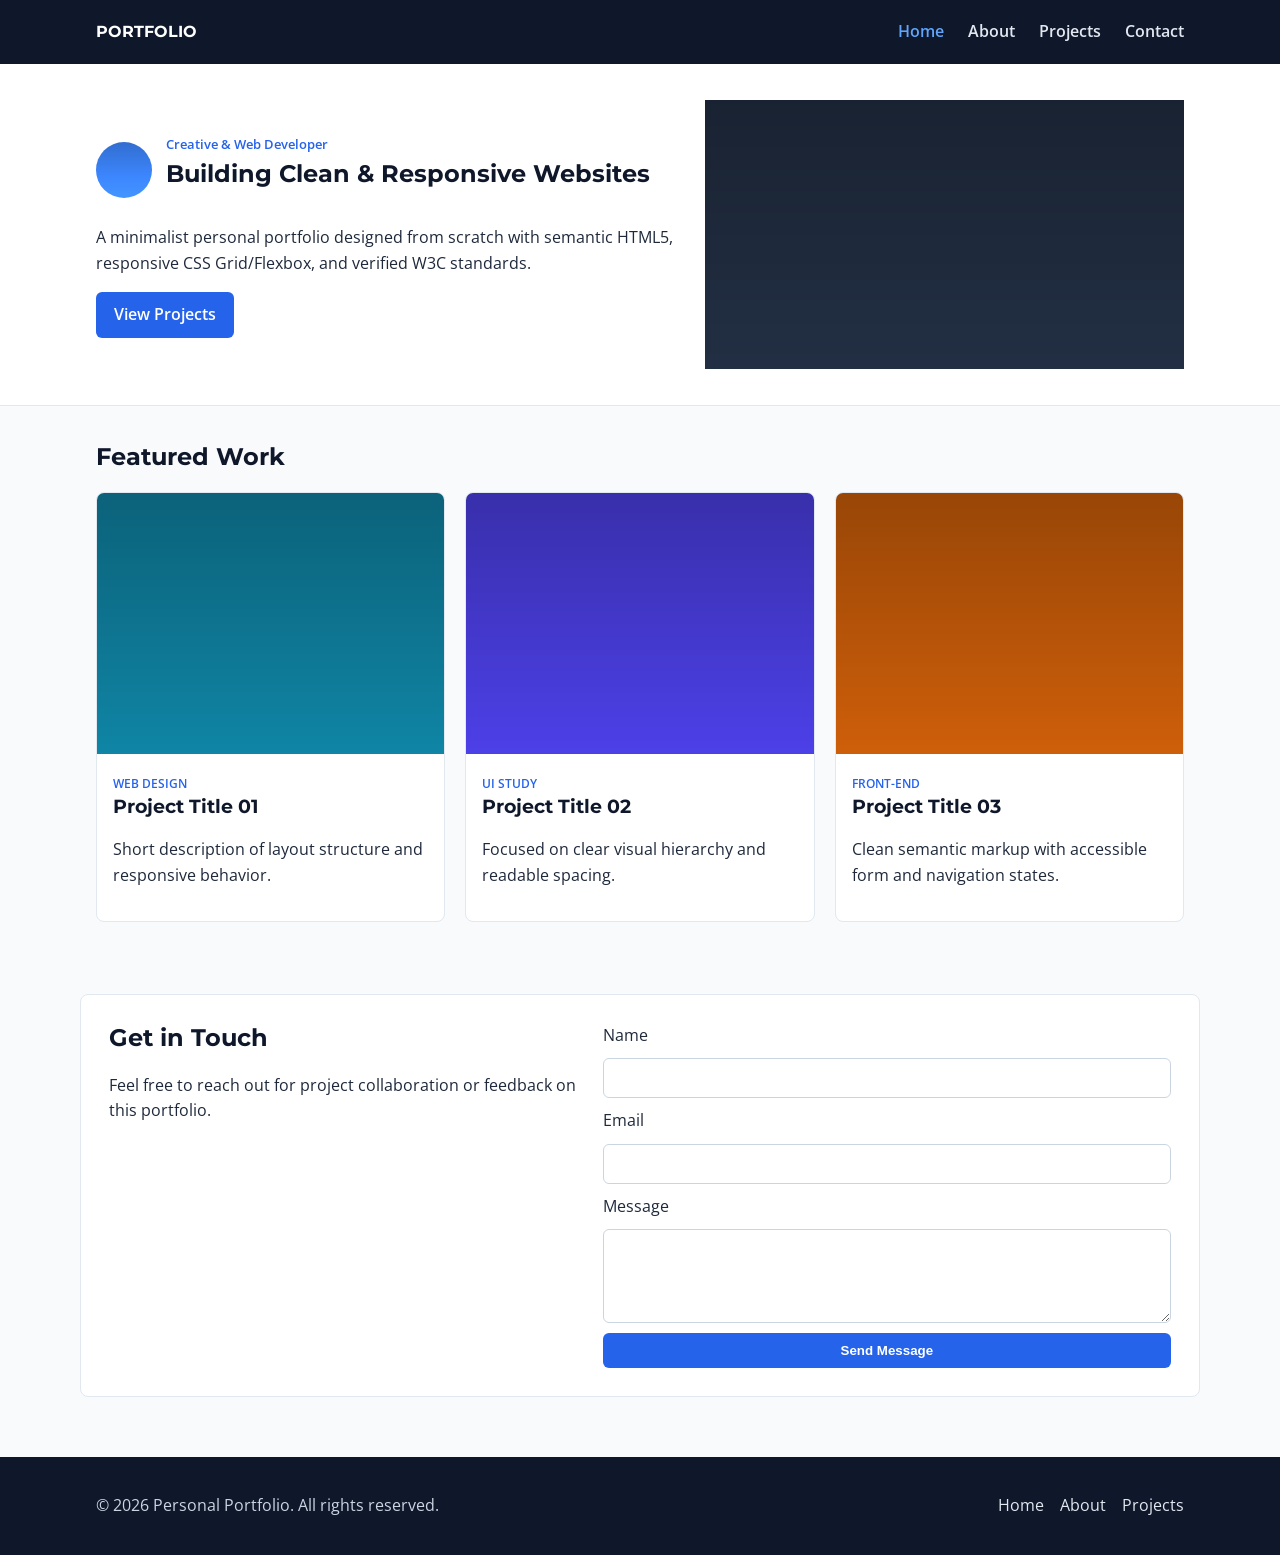
<file: index.html>
<!DOCTYPE html>
<html lang="en">
<head>
  <meta charset="UTF-8">
  <meta name="viewport" content="width=device-width, initial-scale=1.0">
  <meta name="description" content="Personal portfolio website built from scratch with HTML5 and CSS3.">
  <title>Portfolio | Home</title>
  <!-- Extra 1: Google Fonts -->
  <link rel="preconnect" href="https://fonts.googleapis.com">
  <link rel="preconnect" href="https://fonts.gstatic.com" crossorigin>
  <link href="https://fonts.googleapis.com/css2?family=Montserrat:wght@600;700&family=Open+Sans:wght@400;600&display=swap" rel="stylesheet">

  <link rel="stylesheet" href="css/style.css">
  <link rel="stylesheet" href="css/responsive.css">
</head>
<body>
  <header class="topbar">
    <div class="wrapper topbar-inner">
      <a href="index.html" class="brand">PORTFOLIO</a>

      <!-- Menu toggle thuần CSS (không cần JS) -->
      <input type="checkbox" id="menu-btn" class="menu-checkbox">
      <label for="menu-btn" class="menu-icon" aria-label="Toggle Menu">&#9776;</label>

      <nav class="main-nav" aria-label="Main Navigation">
        <ul class="nav-list">
          <li><a href="index.html" class="active">Home</a></li>
          <li><a href="about.html">About</a></li>
          <li><a href="gallery.html">Projects</a></li>
          <li><a href="#contact">Contact</a></li>
        </ul>
      </nav>
    </div>
  </header>

  <main>
    <!-- Hero Section -->
    <section class="hero">
      <div class="wrapper hero-layout">
        <div class="hero-text">
          <div class="profile-row">
            <img src="images/avatar.jpg" alt="Profile avatar" class="avatar">
            <div>
              <span class="badge">Creative &amp; Web Developer</span>
              <h1>Building Clean &amp; Responsive Websites</h1>
            </div>
          </div>
          <p>
            A minimalist personal portfolio designed from scratch with semantic HTML5,
            responsive CSS Grid/Flexbox, and verified W3C standards.
          </p>
          <a href="gallery.html" class="btn">View Projects</a>
        </div>

        <div class="hero-media">
          <img src="images/hero.jpg" alt="Portfolio showcase banner">
        </div>
      </div>
    </section>

    <!-- Featured Work (1 cột trên mobile -> 3 cột trên desktop) -->
    <section class="section">
      <div class="wrapper">
        <h2>Featured Work</h2>
        <div class="card-grid">
          <article class="card">
            <img src="images/work1.jpg" alt="Project 1 preview">
            <div class="card-body">
              <span class="tag">Web Design</span>
              <h3>Project Title 01</h3>
              <p>Short description of layout structure and responsive behavior.</p>
            </div>
          </article>

          <article class="card">
            <img src="images/work2.jpg" alt="Project 2 preview">
            <div class="card-body">
              <span class="tag">UI Study</span>
              <h3>Project Title 02</h3>
              <p>Focused on clear visual hierarchy and readable spacing.</p>
            </div>
          </article>

          <article class="card">
            <img src="images/work3.jpg" alt="Project 3 preview">
            <div class="card-body">
              <span class="tag">Front-End</span>
              <h3>Project Title 03</h3>
              <p>Clean semantic markup with accessible form and navigation states.</p>
            </div>
          </article>
        </div>
      </div>
    </section>

    <!-- Contact Section (khớp phần Get in Touch ở bản sketch) -->
    <section id="contact" class="section">
      <div class="wrapper contact-card">
        <div class="contact-info">
          <h2>Get in Touch</h2>
          <p>Feel free to reach out for project collaboration or feedback on this portfolio.</p>
        </div>

        <form action="#" method="post" class="contact-form">
          <label for="name">Name</label>
          <input type="text" id="name" name="name" required>

          <label for="email">Email</label>
          <input type="email" id="email" name="email" required>

          <label for="message">Message</label>
          <textarea id="message" name="message" rows="4" required></textarea>

          <button type="submit" class="btn">Send Message</button>
        </form>
      </div>
    </section>
  </main>

  <footer class="footer">
    <div class="wrapper footer-inner">
      <p>&copy; 2026 Personal Portfolio. All rights reserved.</p>
      <div class="footer-nav">
        <a href="index.html">Home</a>
        <a href="about.html">About</a>
        <a href="gallery.html">Projects</a>
      </div>
    </div>
  </footer>
</body>
</html>
</file>
<file: css/style.css>
/* 1. Reset & Base + Extra 1: Google Fonts */
*, *::before, *::after {
  box-sizing: border-box;
}

body {
  margin: 0;
  padding-top: 64px; /* Chừa chỗ cho sticky/fixed header */
  font-family: 'Open Sans', sans-serif;
  font-size: 16px;
  line-height: 1.6;
  color: #1e293b;
  background-color: #f8fafc;
}

h1, h2, h3 {
  font-family: 'Montserrat', sans-serif;
  margin-top: 0;
  line-height: 1.25;
  color: #0f172a;
}

img {
  display: block;
  max-width: 100%;
  height: auto;
}

.wrapper {
  max-width: 1120px;
  margin: 0 auto;
  padding: 0 16px;
}

/* 2. Extra 2: Fixed/Sticky Topbar + Pure CSS Mobile Menu */
.topbar {
  position: fixed;
  top: 0;
  left: 0;
  right: 0;
  height: 64px;
  background-color: #0f172a;
  color: #ffffff;
  z-index: 100;
}

.topbar-inner {
  height: 100%;
  display: flex;
  align-items: center;
  justify-content: space-between;
}

.brand {
  color: #ffffff;
  text-decoration: none;
  font-family: 'Montserrat', sans-serif;
  font-weight: 700;
}

.menu-checkbox {
  display: none;
}

.menu-icon {
  color: #ffffff;
  font-size: 24px;
  cursor: pointer;
  padding: 4px 8px;
}

.main-nav {
  display: none;
  position: fixed;
  top: 64px;
  left: 0;
  right: 0;
  background-color: #0f172a;
  padding: 16px;
}

.menu-checkbox:checked ~ .main-nav {
  display: block;
}

.nav-list {
  list-style: none;
  margin: 0;
  padding: 0;
  display: flex;
  flex-direction: column;
  gap: 12px;
}

.nav-list a {
  color: #e2e8f0;
  text-decoration: none;
  font-weight: 600;
}

/* 3. Extra 3: Smooth Hover & Focus Transitions */
.nav-list a,
.btn,
.card {
  transition: transform 0.25s ease, background-color 0.25s ease, color 0.25s ease, box-shadow 0.25s ease;
}

.nav-list a:hover,
.nav-list a:focus,
.nav-list a.active {
  color: #60a5fa;
}

/* 4. Sections & Extra 4: Responsive Flexbox + CSS Grid */
.hero {
  background-color: #ffffff;
  padding: 36px 0;
  border-bottom: 1px solid #e2e8f0;
}

.hero-layout {
  display: flex;
  flex-direction: column;
  gap: 24px;
}

.profile-row {
  display: flex;
  align-items: center;
  gap: 14px;
  margin-bottom: 12px;
}

.avatar {
  width: 56px;
  height: 56px;
  border-radius: 50%;
  object-fit: cover;
}

.badge {
  display: inline-block;
  font-size: 13px;
  font-weight: 600;
  color: #2563eb;
  margin-bottom: 4px;
}

.btn {
  display: inline-block;
  background-color: #2563eb;
  color: #ffffff;
  text-decoration: none;
  border: none;
  border-radius: 6px;
  padding: 10px 18px;
  font-weight: 600;
  cursor: pointer;
}

.btn:hover,
.btn:focus {
  background-color: #1d4ed8;
  transform: translateY(-2px);
}

.section {
  padding: 36px 0;
}

.card-grid {
  display: grid;
  grid-template-columns: 1fr; /* Mobile: 1 cột */
  gap: 20px;
}

.card {
  background-color: #ffffff;
  border: 1px solid #e2e8f0;
  border-radius: 8px;
  overflow: hidden;
}

.card:hover {
  transform: translateY(-4px);
  box-shadow: 0 8px 20px rgba(15, 23, 42, 0.08);
}

.card img {
  width: 100%;
  aspect-ratio: 4 / 3;
  object-fit: cover;
}

.card-body {
  padding: 16px;
}

.tag {
  font-size: 12px;
  font-weight: 600;
  text-transform: uppercase;
  color: #2563eb;
}

/* Contact & Footer */
.contact-card {
  background-color: #ffffff;
  border: 1px solid #e2e8f0;
  border-radius: 8px;
  padding: 20px;
  display: grid;
  grid-template-columns: 1fr;
  gap: 20px;
}

.contact-form {
  display: flex;
  flex-direction: column;
  gap: 10px;
}

.contact-form input,
.contact-form textarea {
  width: 100%;
  padding: 10px;
  border: 1px solid #cbd5e1;
  border-radius: 6px;
  font-family: inherit;
}

.footer {
  background-color: #0f172a;
  color: #cbd5e1;
  padding: 20px 0;
  margin-top: 24px;
}

.footer-inner {
  display: flex;
  flex-direction: column;
  gap: 10px;
  align-items: center;
  text-align: center;
}

.footer-nav {
  display: flex;
  gap: 16px;
}

.footer-nav a {
  color: #e2e8f0;
  text-decoration: none;
}
</file>
<file: css/responsive.css>
/* Tablet: từ 768px trở lên */
@media (min-width: 768px) {
  .card-grid {
    grid-template-columns: repeat(2, 1fr);
  }

  .contact-card {
    grid-template-columns: 1fr 1.2fr;
    padding: 28px;
  }

  .footer-inner {
    flex-direction: row;
    justify-content: space-between;
    text-align: left;
  }
}

/* Desktop: từ 1024px trở lên */
@media (min-width: 1024px) {
  .menu-icon {
    display: none;
  }

  .main-nav {
    display: block;
    position: static;
    background-color: transparent;
    padding: 0;
  }

  .nav-list {
    flex-direction: row;
    gap: 24px;
  }

  .hero-layout {
    flex-direction: row;
    align-items: center;
    justify-content: space-between;
  }

  .hero-text {
    flex: 1.1;
  }

  .hero-media {
    flex: 0.9;
  }

  .card-grid {
    grid-template-columns: repeat(3, 1fr);
  }
}
</file>
